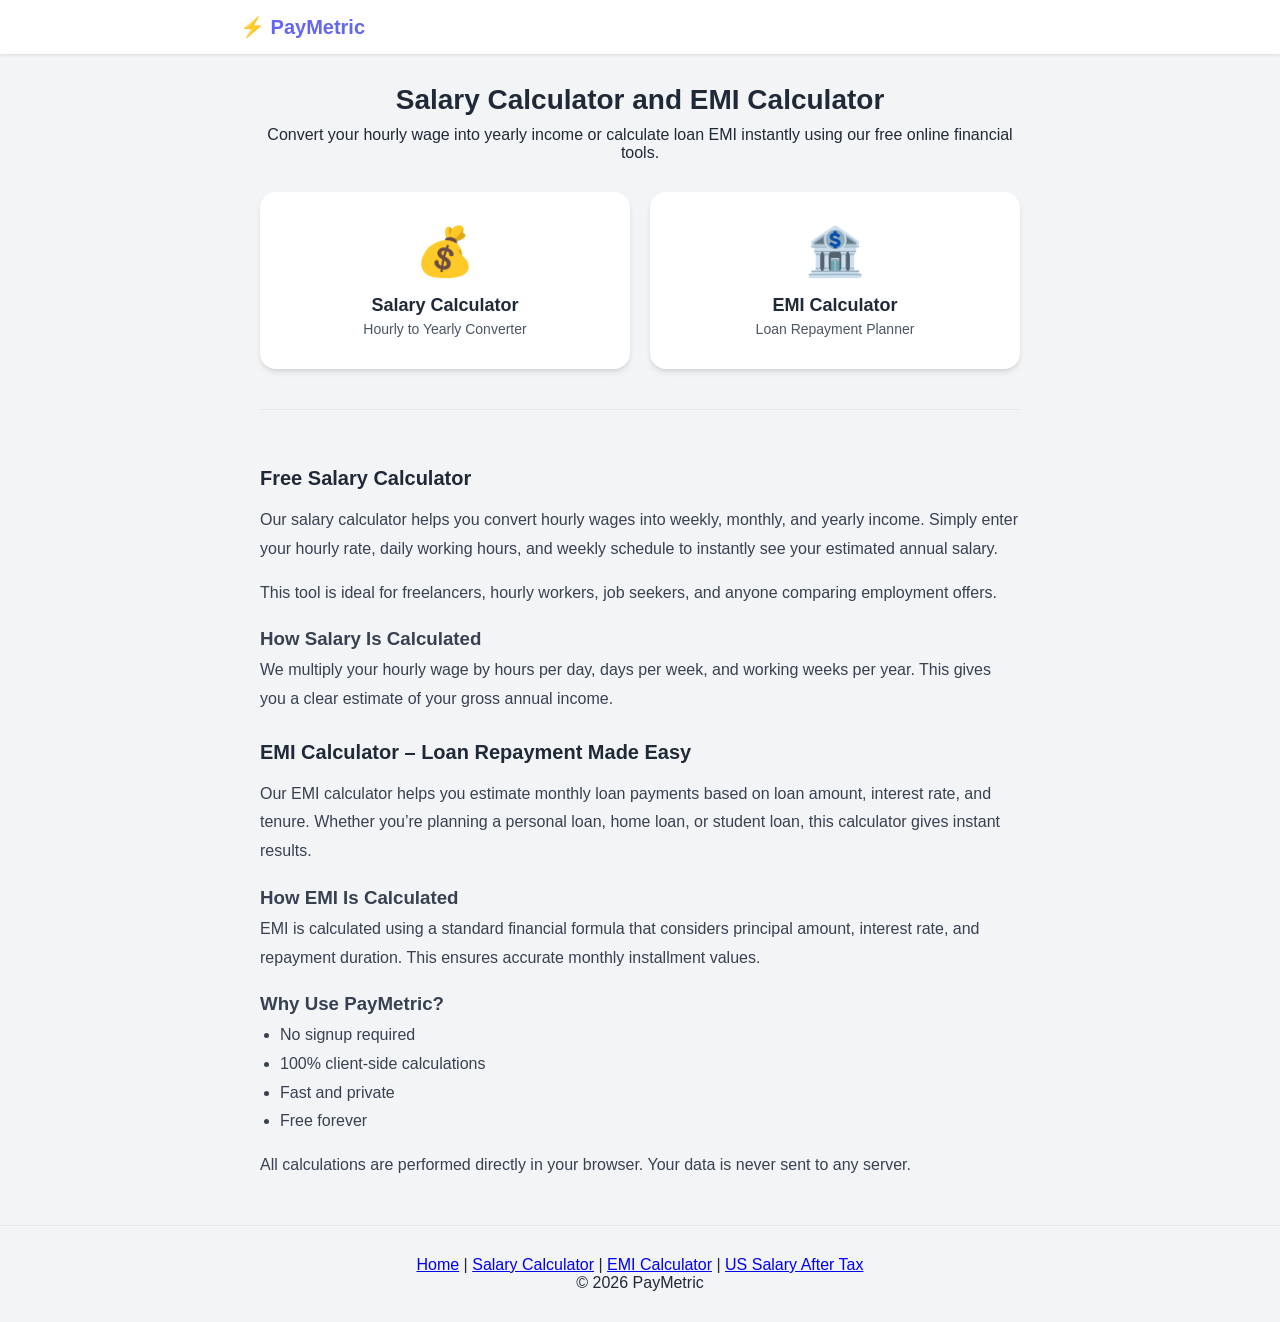
<file: index.html>
<!DOCTYPE html>
<html lang="en">
<head>
<meta charset="UTF-8">
<meta name="viewport" content="width=device-width, initial-scale=1.0">

<title>Salary Calculator & EMI Calculator – Free Online Financial Tools</title>

<meta name="description" content="Free salary calculator and EMI calculator. Convert hourly wage to yearly income and calculate loan EMI instantly. Simple, fast, and private financial tools.">

<link rel="canonical" href="https://paymetric.pages.dev/">

<link rel="stylesheet" href="/style.css">

</head>

<body>

<header>
<div class="header-content">
<a href="/" class="logo">⚡ PayMetric</a>
</div>
</header>

<div class="main-wrapper">

<div class="dashboard-intro">
<h1>Salary Calculator and EMI Calculator</h1>
<p>Convert your hourly wage into yearly income or calculate loan EMI instantly using our free online financial tools.</p>
</div>

<div class="grid-container">

<a href="/salary/" class="tool-card">
<span class="tool-icon">💰</span>
<span class="tool-title">Salary Calculator</span>
<span class="tool-desc">Hourly to Yearly Converter</span>
</a>

<a href="/emi/" class="tool-card">
<span class="tool-icon">🏦</span>
<span class="tool-title">EMI Calculator</span>
<span class="tool-desc">Loan Repayment Planner</span>
</a>

</div>

<article class="seo-article">

<h2>Free Salary Calculator</h2>
<p>Our salary calculator helps you convert hourly wages into weekly, monthly, and yearly income. Simply enter your hourly rate, daily working hours, and weekly schedule to instantly see your estimated annual salary.</p>

<p>This tool is ideal for freelancers, hourly workers, job seekers, and anyone comparing employment offers.</p>

<h3>How Salary Is Calculated</h3>
<p>We multiply your hourly wage by hours per day, days per week, and working weeks per year. This gives you a clear estimate of your gross annual income.</p>

<h2>EMI Calculator – Loan Repayment Made Easy</h2>
<p>Our EMI calculator helps you estimate monthly loan payments based on loan amount, interest rate, and tenure. Whether you’re planning a personal loan, home loan, or student loan, this calculator gives instant results.</p>

<h3>How EMI Is Calculated</h3>
<p>EMI is calculated using a standard financial formula that considers principal amount, interest rate, and repayment duration. This ensures accurate monthly installment values.</p>

<h3>Why Use PayMetric?</h3>
<ul>
<li>No signup required</li>
<li>100% client-side calculations</li>
<li>Fast and private</li>
<li>Free forever</li>
</ul>

<p>All calculations are performed directly in your browser. Your data is never sent to any server.</p>

</article>

</div>

<footer>

<nav>
<a href="/">Home</a> |
<a href="/salary/">Salary Calculator</a> |
<a href="/emi/">EMI Calculator</a> |
<a href="/salary/us-after-tax/">US Salary After Tax</a>
</nav>

<p>© 2026 PayMetric</p>

</footer>

</body>
</html>
</file>
<file: style.css>
/* --- CORE VARIABLES --- */
:root {
    --primary: #6366f1; /* Indigo */
    --primary-light: #e0e7ff;
    --bg: #f3f4f6;
    --white: #ffffff;
    --text: #1f2937;
    --gray: #4b5563;
    --shadow: 0 4px 6px -1px rgba(0, 0, 0, 0.1), 0 2px 4px -1px rgba(0, 0, 0, 0.06);
}

* { box-sizing: border-box; margin: 0; padding: 0; font-family: -apple-system, BlinkMacSystemFont, 'Segoe UI', Roboto, Helvetica, Arial, sans-serif; }

body {
    background-color: var(--bg);
    color: var(--text);
    min-height: 100vh;
    display: flex;
    flex-direction: column;
}

/* --- HEADER --- */
header {
    background-color: var(--white);
    padding: 15px 20px;
    box-shadow: 0 1px 3px rgba(0,0,0,0.1);
    position: sticky;
    top: 0;
    z-index: 100;
}

.header-content {
    width: 100%;
    max-width: 800px;
    margin: 0 auto;
    display: flex;
    align-items: center;
    justify-content: space-between;
}

.logo {
    font-size: 20px;
    font-weight: 900;
    color: var(--primary);
    text-decoration: none;
}

.nav-link {
    text-decoration: none;
    color: var(--text);
    font-weight: 600;
    font-size: 14px;
    margin-left: 20px;
}
.nav-link:hover, .nav-link.active { color: var(--primary); }

/* --- MAIN WRAPPER --- */
.main-wrapper {
    flex: 1;
    padding: 30px 20px;
    width: 100%;
    max-width: 800px;
    margin: 0 auto;
}

/* --- HOME GRID --- */
.dashboard-intro { text-align: center; margin-bottom: 30px; }
.dashboard-intro h1 { font-size: 28px; margin-bottom: 10px; }
.grid-container { display: grid; grid-template-columns: repeat(2, 1fr); gap: 20px; }

.tool-card {
    background: var(--white);
    padding: 30px;
    border-radius: 16px;
    box-shadow: var(--shadow);
    text-align: center;
    text-decoration: none;
    transition: transform 0.2s, box-shadow 0.2s;
    border: 2px solid transparent;
    display: flex;
    flex-direction: column;
    align-items: center;
}
.tool-card:hover { transform: translateY(-3px); border-color: var(--primary); }
.tool-icon { font-size: 48px; margin-bottom: 15px; display: block; }
.tool-title { font-weight: 700; font-size: 18px; color: var(--text); }
.tool-desc { font-size: 14px; color: var(--gray); margin-top: 5px; }

/* --- CALCULATOR PAGES --- */
.calc-container {
    background: var(--white);
    padding: 30px;
    border-radius: 20px;
    box-shadow: var(--shadow);
}

h1.page-title { margin-bottom: 10px; font-size: 26px; color: var(--text); }
p.page-desc { color: var(--gray); margin-bottom: 30px; font-size: 16px; }

/* --- INPUTS --- */
.input-group { margin-bottom: 20px; }
label { display: block; margin-bottom: 8px; font-weight: 600; font-size: 13px; color: var(--gray); text-transform: uppercase; letter-spacing: 0.5px; }

input, select {
    width: 100%;
    padding: 14px;
    border: 2px solid #e5e7eb;
    border-radius: 12px;
    font-size: 16px;
    outline: none;
    background-color: #f9fafb;
    transition: 0.2s;
}
input:focus, select:focus { border-color: var(--primary); background-color: #fff; }

.flex-row { display: flex; gap: 15px; }
.flex-col { flex: 1; }

.btn-calc {
    width: 100%;
    padding: 16px;
    background-color: var(--primary);
    color: white;
    border: none;
    border-radius: 14px;
    font-size: 16px;
    font-weight: 700;
    cursor: pointer;
    margin-top: 10px;
    box-shadow: 0 4px 12px rgba(99, 102, 241, 0.3);
}
.btn-calc:hover { background-color: #4f46e5; }

/* --- RESULT BOX --- */
.result-box {
    margin-top: 25px;
    padding: 20px;
    background-color: #eff6ff;
    border-radius: 16px;
    border: 1px solid #bfdbfe;
    display: none;
    color: #1e3a8a;
}
.result-detail { display: flex; justify-content: space-between; padding: 8px 0; border-bottom: 1px solid #dbeafe; }
.result-highlight { font-weight: 800; color: var(--primary); font-size: 24px; display: block; margin-top: 5px; }

/* --- SEO ARTICLE --- */
.seo-article {
    margin-top: 40px;
    padding-top: 30px;
    border-top: 1px solid #e5e7eb;
    line-height: 1.8;
    color: #374151;
}
.seo-article h2 { font-size: 20px; margin-top: 20px; margin-bottom: 10px; color: var(--text); }
.seo-article p { margin-bottom: 15px; }
.seo-article ul { padding-left: 20px; margin-bottom: 15px; }

/* Footer */
footer { text-align: center; padding: 30px; border-top: 1px solid #e5e7eb; margin-top: auto; }
.copyright { font-size: 13px; color: #9ca3af; }

/* Mobile */
@media (max-width: 600px) {
    .grid-container { grid-template-columns: 1fr; }
    .flex-row { flex-direction: column; gap: 15px; }
}
</file>
